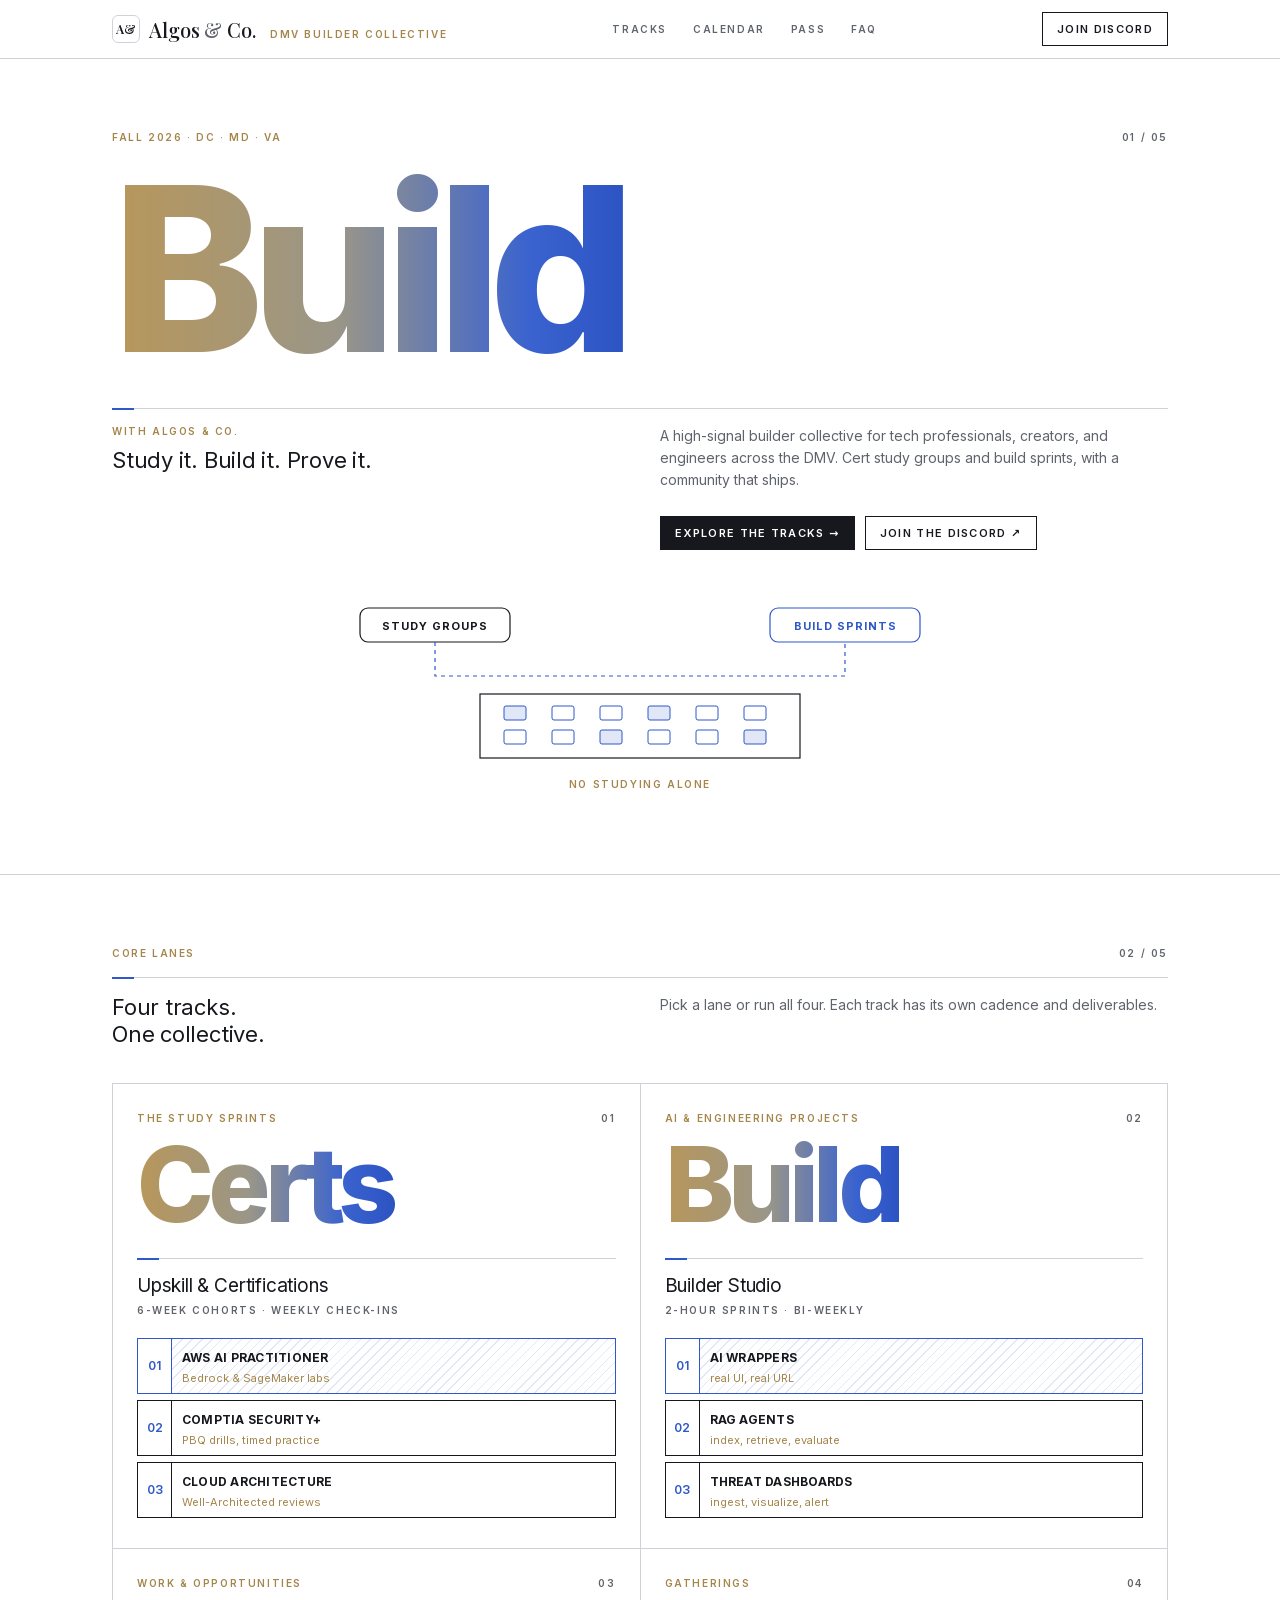
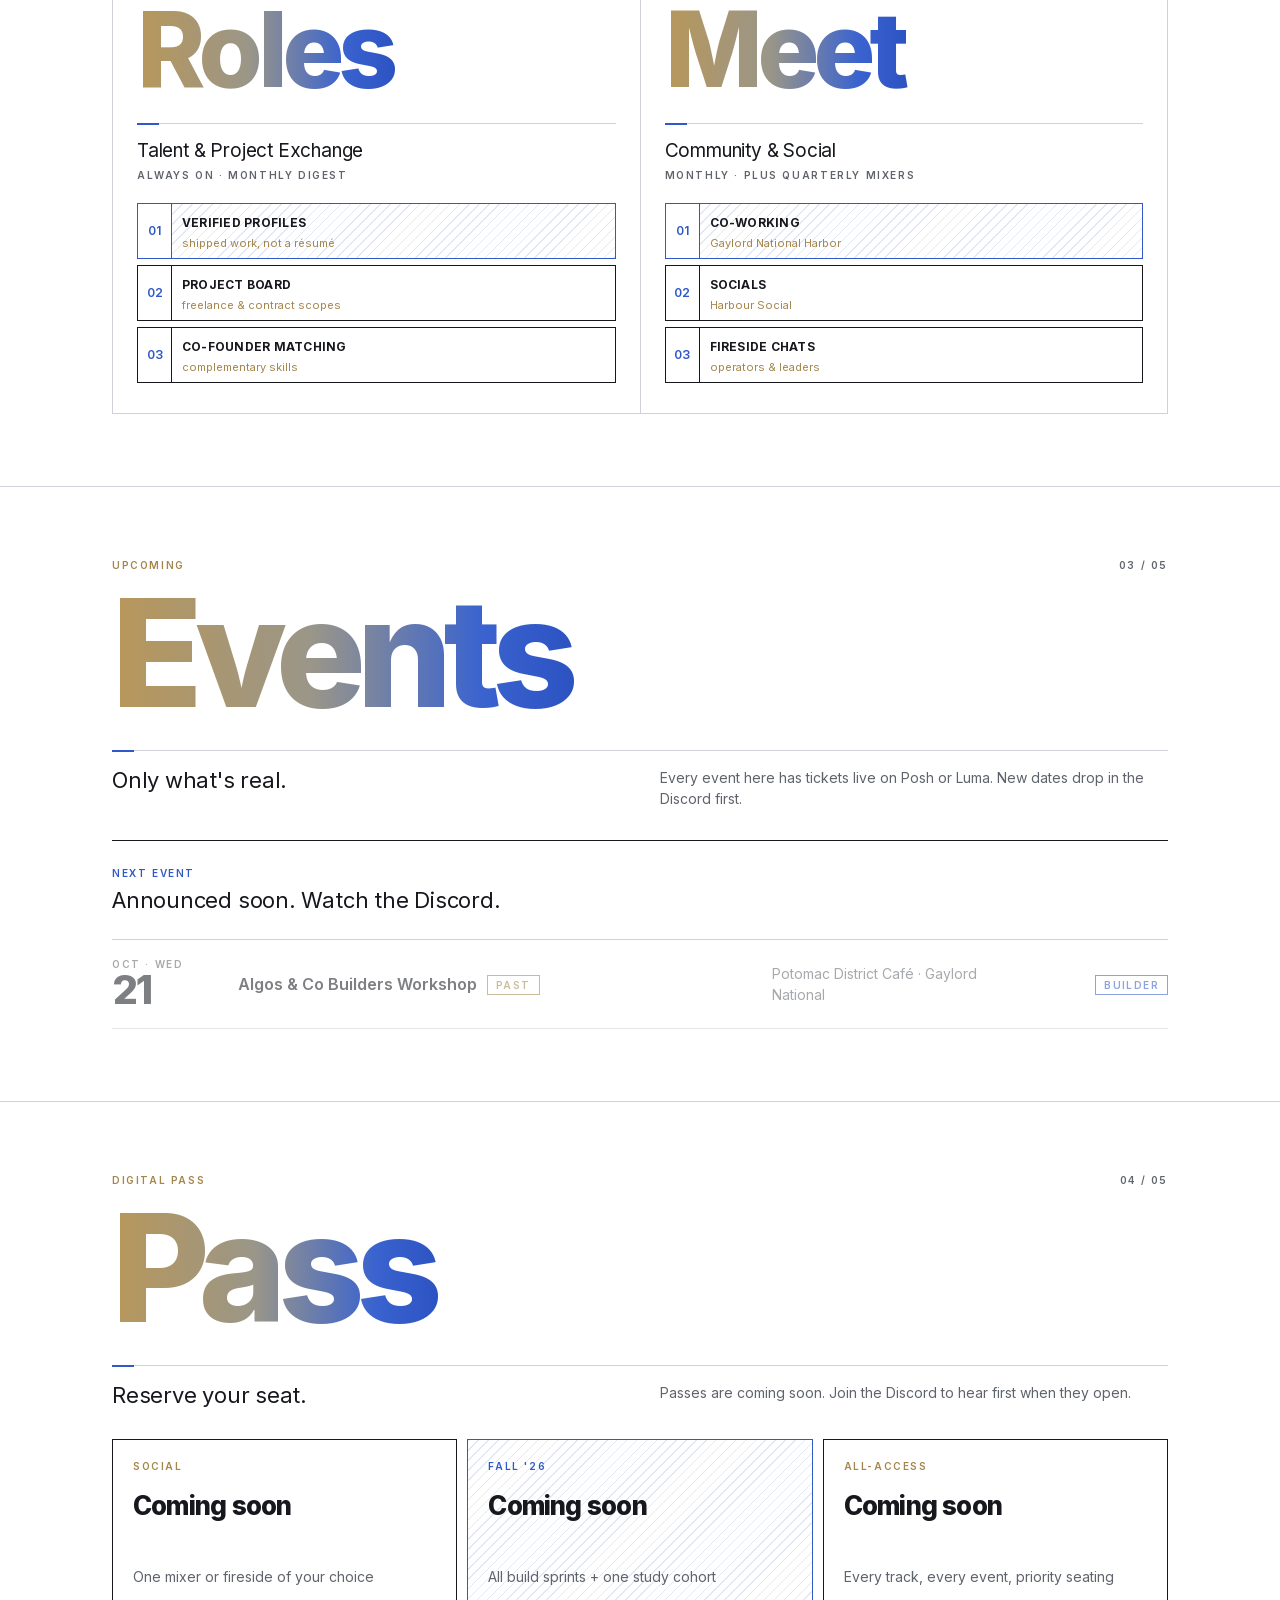
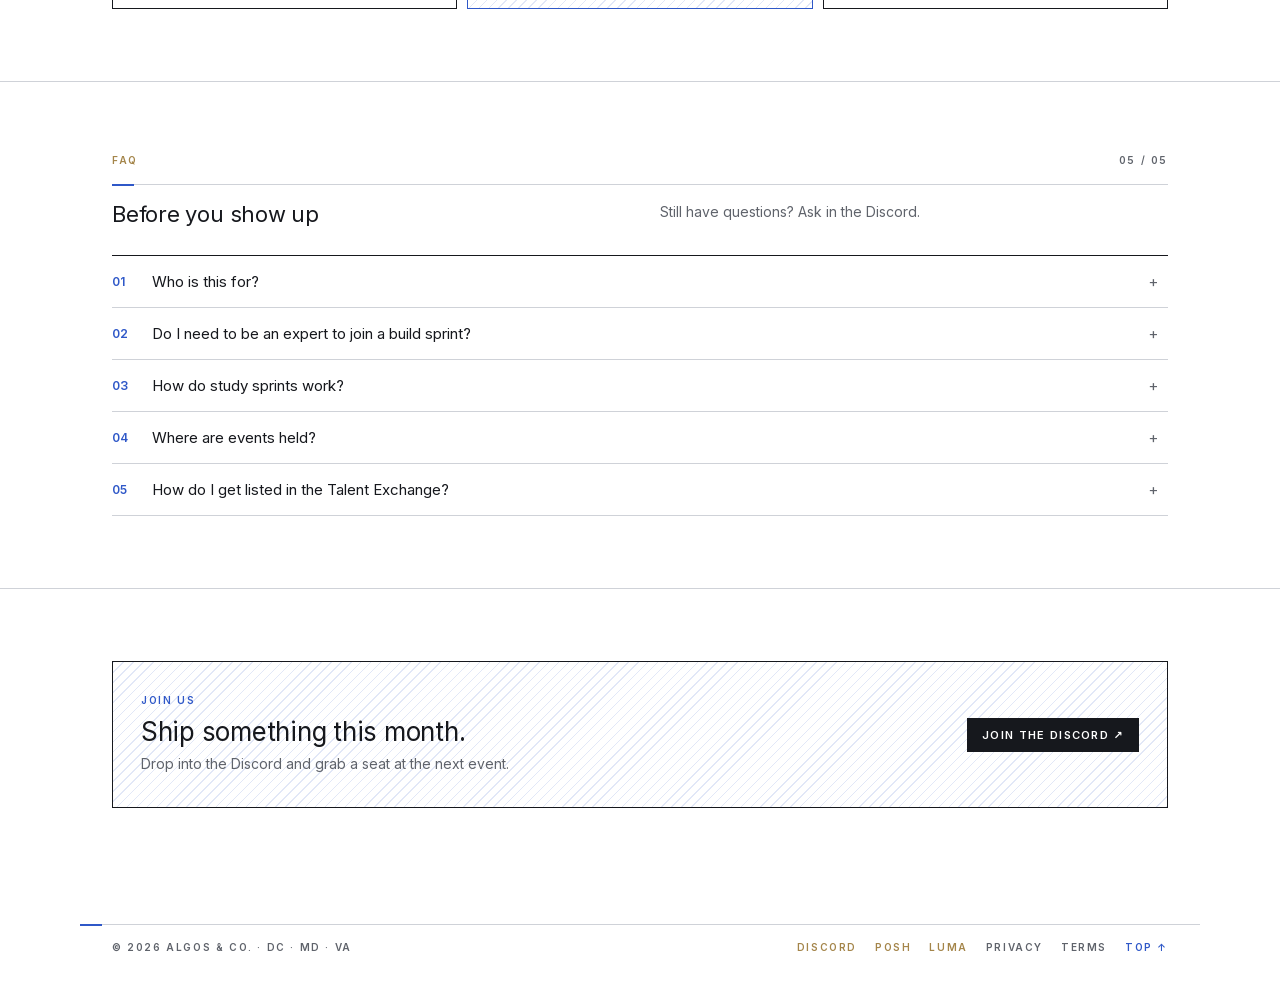
<file: index.html>
<!DOCTYPE html>
<html lang="en">
<head>
  <meta charset="UTF-8" />
  <meta name="viewport" content="width=device-width, initial-scale=1.0" />
  <meta http-equiv="Content-Security-Policy" content="default-src 'self'; script-src 'self'; style-src 'self' 'unsafe-inline'; img-src 'self' data:; font-src 'self'; connect-src 'none'; object-src 'none'; base-uri 'self'; form-action 'none'; upgrade-insecure-requests" />
  <meta name="referrer" content="strict-origin-when-cross-origin" />
  <title>Algos &amp; Co. — DMV Builder Collective</title>
  <meta name="description" content="A high-signal builder collective for tech professionals, creators, and engineers in the DMV. Study it. Build it. Prove it." />
  <meta property="og:title" content="Algos & Co. — DMV Builder Collective" />
  <meta property="og:description" content="Cert study groups and build sprints, with a community that ships." />
  <meta name="theme-color" content="#ffffff" media="(prefers-color-scheme: light)" />
  <meta name="theme-color" content="#0c0e13" media="(prefers-color-scheme: dark)" />
  <link rel="icon" href="data:image/svg+xml,<svg xmlns='http://www.w3.org/2000/svg' viewBox='0 0 32 32'><rect width='32' height='32' rx='6' fill='%230e0e10'/><text x='50%' y='58%' text-anchor='middle' font-family='monospace' font-size='16' font-weight='700' fill='%23c9a875'>A&amp;</text></svg>" />
  <link rel="preload" href="assets/fonts/inter-latin.woff2" as="font" type="font/woff2" crossorigin />
  <link rel="stylesheet" href="assets/site.css?v=20261107a" />
</head>
<body>

<header>
  <div class="wrap nav">
    <div class="left">
      <a href="#top" class="logo" aria-label="Algos & Co. home"><span class="glyph pf" aria-hidden="true">A&amp;</span><span class="lockup"><span class="name">Algos <span class="amp">&amp;</span> Co.</span><span class="label tagline">DMV Builder Collective</span></span></a>
    </div>
    <nav class="links" aria-label="Sections">
      <a class="label muted" href="#tracks">Tracks</a>
      <a class="label muted" href="#calendar">Calendar</a>
      <a class="label muted" href="#pass">Pass</a>
      <a class="label muted" href="#faq">FAQ</a>
    </nav>
    <a class="btn" data-discord href="https://discord.gg/VAQPV9jksP" target="_blank" rel="noopener">Join Discord</a>
  </div>
</header>

<main id="top">
  <!-- HERO -->
  <section class="hero">
    <div class="wrap">
      <div class="sec-top"><span class="label">Fall 2026 · DC · MD · VA</span><span class="label muted">01 / 05</span></div>
      <h1 class="giant">Build</h1>
      <div class="rule split">
        <div>
          <p class="label">With Algos &amp; Co.</p>
          <p class="h" style="margin-top:10px">Study it. Build it. Prove it.</p>
        </div>
        <div>
          <p class="p">A high-signal builder collective for tech professionals, creators, and engineers across the DMV. Cert study groups and build sprints, with a community that ships.</p>
          <div class="cta">
            <a class="btn solid" href="#tracks">Explore the tracks →</a>
            <a class="btn" id="heroCta" href="https://discord.gg/VAQPV9jksP" target="_blank" rel="noopener">Join the Discord ↗</a>
          </div>
        </div>
      </div>

      <svg class="hero-diagram" viewBox="0 0 1056 200" width="100%" role="img" aria-label="Study groups and build sprints feed one community">
        <g fill="none" stroke-width="1.2">
          <rect x="248" y="10" width="150" height="34" rx="8" style="stroke:var(--text)"/>
          <rect x="658" y="10" width="150" height="34" rx="8" style="stroke:var(--blue)"/>
          <path d="M323 44 V78 H733 V44" stroke-dasharray="4 4" style="stroke:var(--blue)"/>
          <rect x="368" y="96" width="320" height="64" style="stroke:var(--text)"/>
        </g>
        <text x="323" y="32" text-anchor="middle" font-size="11" font-weight="700" letter-spacing="1" style="fill:var(--text)">STUDY GROUPS</text>
        <text x="733" y="32" text-anchor="middle" font-size="11" font-weight="700" letter-spacing="1" style="fill:var(--blue)">BUILD SPRINTS</text>
        <g id="seats"></g>
        <text x="528" y="190" text-anchor="middle" font-size="10" font-weight="600" letter-spacing="1.6" style="fill:var(--gold)">NO STUDYING ALONE</text>
      </svg>
    </div>
  </section>

  <!-- TRACKS -->
  <section id="tracks">
    <div class="wrap">
      <div class="sec-top"><span class="label">Core lanes</span><span class="label muted">02 / 05</span></div>
      <div class="rule split">
        <p class="h">Four tracks.<br>One collective.</p>
        <p class="p">Pick a lane or run all four. Each track has its own cadence and deliverables.</p>
      </div>
      <div class="tracks" id="trackGrid"></div>
    </div>
  </section>

  <!-- CALENDAR -->
  <section id="calendar">
    <div class="wrap">
      <div class="sec-top"><span class="label">Upcoming</span><span class="label muted">03 / 05</span></div>
      <h2 class="giant" style="font-size:clamp(64px,12vw,150px);margin-top:14px">Events</h2>
      <div class="rule split">
        <p class="h">Only what's real.</p>
        <p class="p">Every event here has tickets live on Posh or Luma. New dates drop in the Discord first.</p>
      </div>
      <div class="events" id="eventList"></div>
    </div>
  </section>

  <!-- PASS -->
  <section id="pass">
    <div class="wrap">
      <div class="sec-top"><span class="label">Digital pass</span><span class="label muted">04 / 05</span></div>
      <h2 class="giant" style="font-size:clamp(64px,12vw,150px);margin-top:14px">Pass</h2>
      <div class="rule split">
        <p class="h">Reserve your seat.</p>
        <p class="p">Passes are coming soon. Join the Discord to hear first when they open.</p>
      </div>
      <div class="tiers">
        <div class="box tier"><div><p class="label">Social</p><p class="soon">Coming soon</p></div><p class="p">One mixer or fireside of your choice</p></div>
        <div class="box tier on hatch"><div><p class="label blue">Fall '26</p><p class="soon">Coming soon</p></div><p class="p">All build sprints + one study cohort</p></div>
        <div class="box tier"><div><p class="label">All-Access</p><p class="soon">Coming soon</p></div><p class="p">Every track, every event, priority seating</p></div>
      </div>
    </div>
  </section>

  <!-- FAQ -->
  <section id="faq">
    <div class="wrap">
      <div class="sec-top"><span class="label">FAQ</span><span class="label muted">05 / 05</span></div>
      <div class="rule split" style="margin-bottom:28px">
        <p class="h">Before you show up</p>
        <p class="p">Still have questions? Ask in the Discord.</p>
      </div>
      <div id="faqList"></div>
    </div>
  </section>

  <!-- JOIN -->
  <section style="border-bottom:0">
    <div class="wrap">
      <div class="box hatch join">
        <div>
          <p class="label blue">Join us</p>
          <p class="h">Ship something this month.</p>
          <p class="p" style="margin-top:6px">Drop into the Discord and grab a seat at the next event.</p>
        </div>
        <a class="btn solid" data-discord href="https://discord.gg/VAQPV9jksP" target="_blank" rel="noopener">Join the Discord ↗</a>
      </div>
    </div>
  </section>
</main>

<footer>
  <div class="wrap foot rule">
    <span class="label muted">© <span id="year">2026</span> Algos &amp; Co. · DC · MD · VA</span>
    <nav aria-label="Footer">
      <a class="label" data-discord href="https://discord.gg/VAQPV9jksP" target="_blank" rel="noopener">Discord</a>
      <a class="label" href="https://posh.vip/e/algos-co-builders-workshop" target="_blank" rel="noopener">Posh</a>
      <a class="label" data-luma href="https://luma.com/1qxb9px8" target="_blank" rel="noopener">Luma</a>
      <a class="label muted" href="privacy.html">Privacy</a>
      <a class="label muted" href="terms.html">Terms</a>
      <a class="label blue" href="#top">Top ↑</a>
    </nav>
  </div>
</footer>

<script src="assets/site.js?v=20261107a"></script>
</body>
</html>
</file>
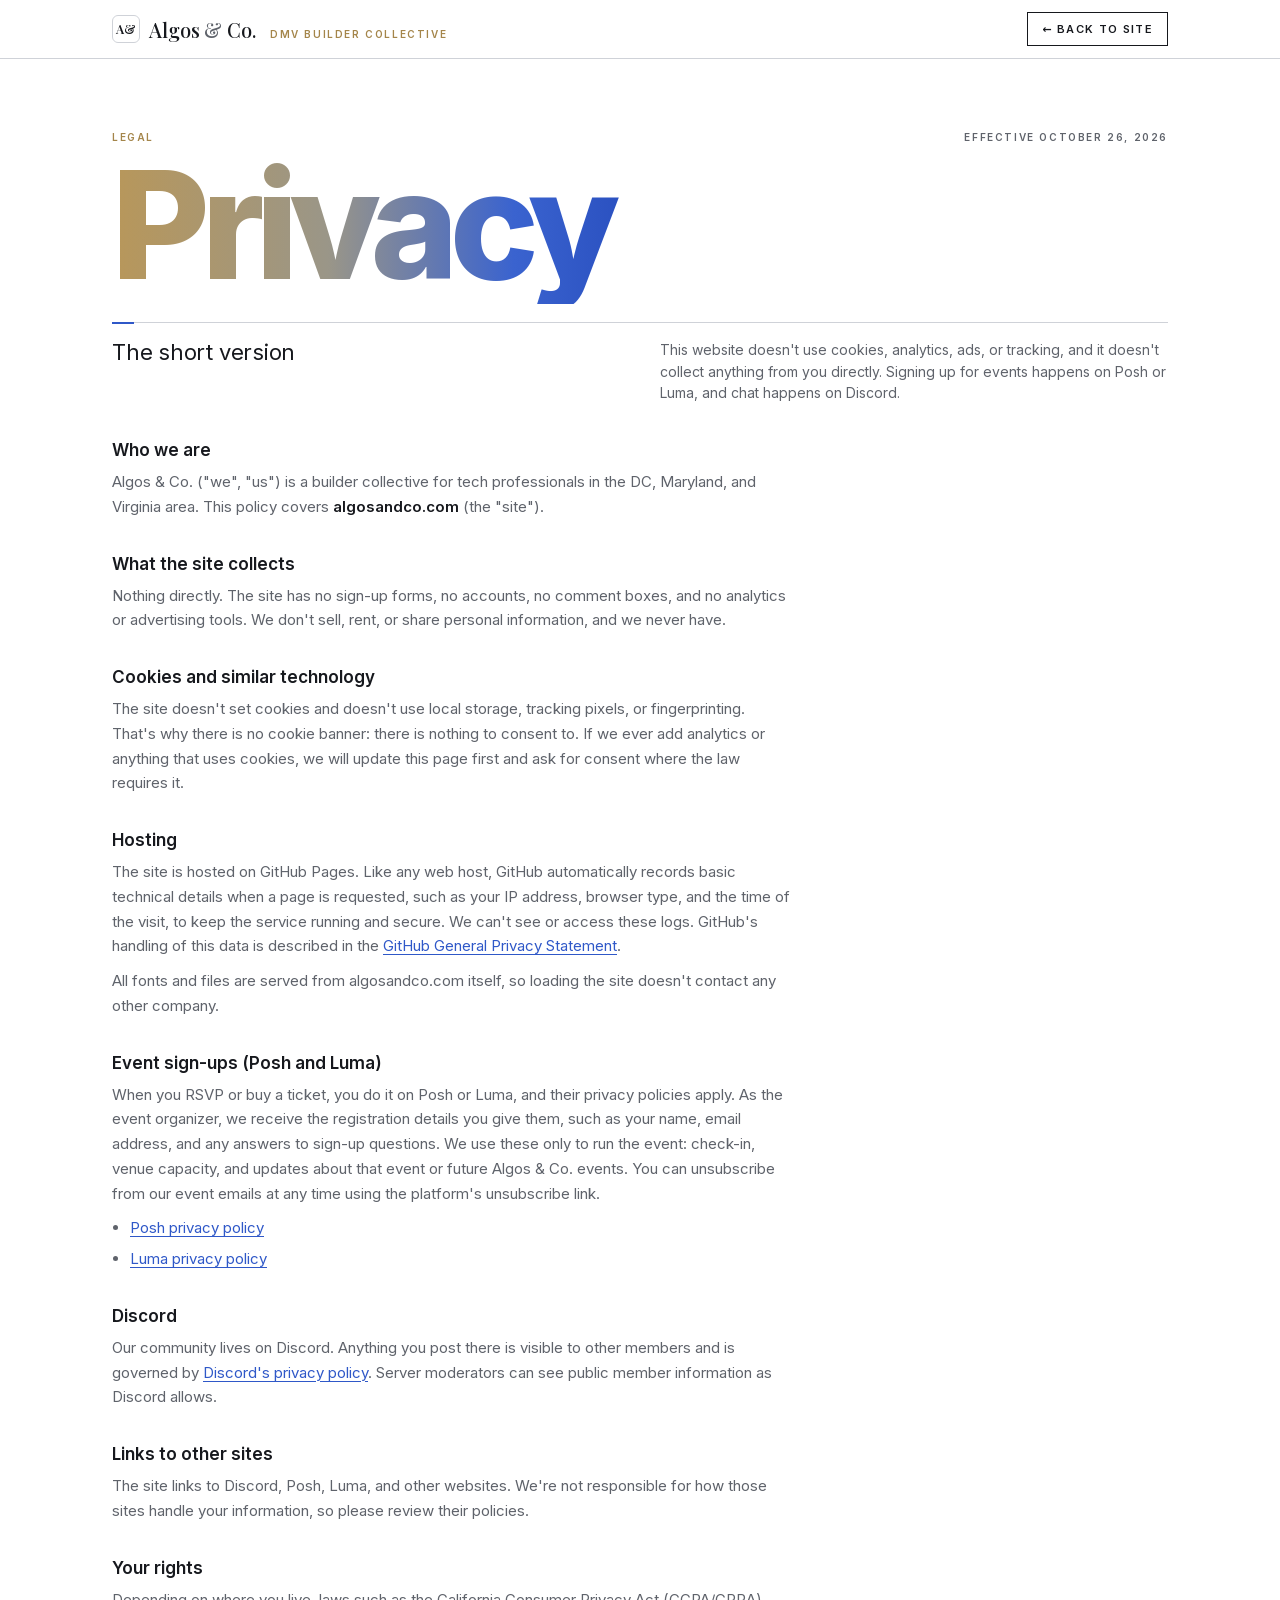
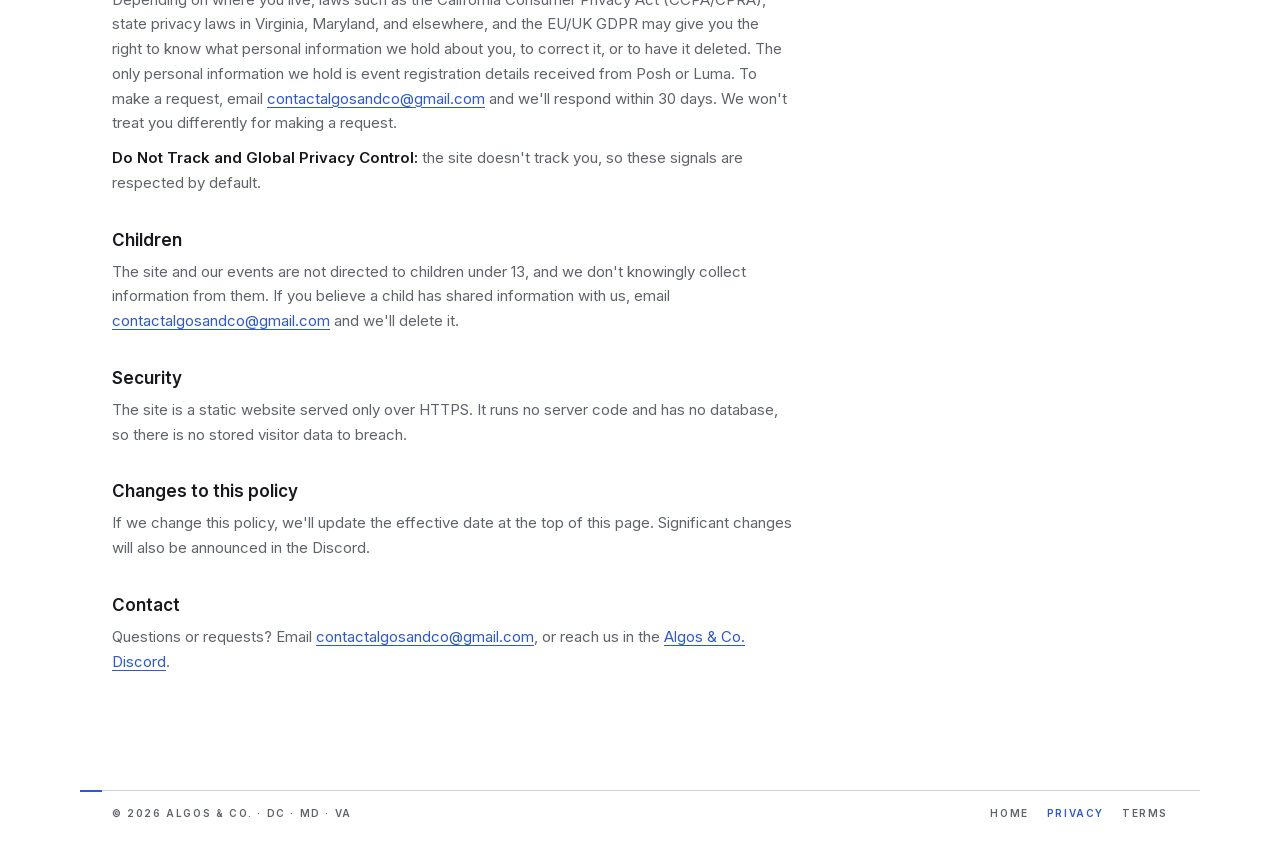
<file: privacy.html>
<!DOCTYPE html>
<html lang="en">
<head>
  <meta charset="UTF-8" />
  <meta name="viewport" content="width=device-width, initial-scale=1.0" />
  <meta http-equiv="Content-Security-Policy" content="default-src 'self'; script-src 'self'; style-src 'self' 'unsafe-inline'; img-src 'self' data:; font-src 'self'; connect-src 'none'; object-src 'none'; base-uri 'self'; form-action 'none'; upgrade-insecure-requests" />
  <meta name="referrer" content="strict-origin-when-cross-origin" />
  <title>Privacy Policy — Algos &amp; Co.</title>
  <meta name="description" content="How Algos & Co. handles privacy, cookies, and data." />
  <meta name="theme-color" content="#ffffff" media="(prefers-color-scheme: light)" />
  <meta name="theme-color" content="#0c0e13" media="(prefers-color-scheme: dark)" />
  <link rel="icon" href="data:image/svg+xml,<svg xmlns='http://www.w3.org/2000/svg' viewBox='0 0 32 32'><rect width='32' height='32' rx='6' fill='%230e0e10'/><text x='50%' y='58%' text-anchor='middle' font-family='monospace' font-size='16' font-weight='700' fill='%23c9a875'>A&amp;</text></svg>" />
  <link rel="stylesheet" href="assets/site.css?v=20261107a" />
</head>
<body>

<header>
  <div class="wrap nav">
    <div class="left">
      <a href="./" class="logo" aria-label="Algos & Co. home"><span class="glyph pf" aria-hidden="true">A&amp;</span><span class="lockup"><span class="name">Algos <span class="amp">&amp;</span> Co.</span><span class="label tagline">DMV Builder Collective</span></span></a>
    </div>
    <a class="btn" href="./">← Back to site</a>
  </div>
</header>

<main class="legal">
  <section style="border-bottom:0">
    <div class="wrap">
      <div class="sec-top"><span class="label">Legal</span><span class="label muted">Effective October 26, 2026</span></div>
      <h1 class="giant">Privacy</h1>
      <div class="rule split">
        <p class="h">The short version</p>
        <p class="p">This website doesn't use cookies, analytics, ads, or tracking, and it doesn't collect anything from you directly. Signing up for events happens on Posh or Luma, and chat happens on Discord.</p>
      </div>

      <div class="prose">
        <h2>Who we are</h2>
        <p>Algos &amp; Co. ("we", "us") is a builder collective for tech professionals in the DC, Maryland, and Virginia area. This policy covers <strong>algosandco.com</strong> (the "site").</p>

        <h2>What the site collects</h2>
        <p>Nothing directly. The site has no sign-up forms, no accounts, no comment boxes, and no analytics or advertising tools. We don't sell, rent, or share personal information, and we never have.</p>

        <h2>Cookies and similar technology</h2>
        <p>The site doesn't set cookies and doesn't use local storage, tracking pixels, or fingerprinting. That's why there is no cookie banner: there is nothing to consent to. If we ever add analytics or anything that uses cookies, we will update this page first and ask for consent where the law requires it.</p>

        <h2>Hosting</h2>
        <p>The site is hosted on GitHub Pages. Like any web host, GitHub automatically records basic technical details when a page is requested, such as your IP address, browser type, and the time of the visit, to keep the service running and secure. We can't see or access these logs. GitHub's handling of this data is described in the <a href="https://docs.github.com/en/site-policy/privacy-policies/github-general-privacy-statement" target="_blank" rel="noopener">GitHub General Privacy Statement</a>.</p>
        <p>All fonts and files are served from algosandco.com itself, so loading the site doesn't contact any other company.</p>

        <h2>Event sign-ups (Posh and Luma)</h2>
        <p>When you RSVP or buy a ticket, you do it on Posh or Luma, and their privacy policies apply. As the event organizer, we receive the registration details you give them, such as your name, email address, and any answers to sign-up questions. We use these only to run the event: check-in, venue capacity, and updates about that event or future Algos &amp; Co. events. You can unsubscribe from our event emails at any time using the platform's unsubscribe link.</p>
        <ul>
          <li><a href="https://posh.vip/privacy" target="_blank" rel="noopener">Posh privacy policy</a></li>
          <li><a href="https://luma.com/privacy-policy" target="_blank" rel="noopener">Luma privacy policy</a></li>
        </ul>

        <h2>Discord</h2>
        <p>Our community lives on Discord. Anything you post there is visible to other members and is governed by <a href="https://discord.com/privacy" target="_blank" rel="noopener">Discord's privacy policy</a>. Server moderators can see public member information as Discord allows.</p>

        <h2>Links to other sites</h2>
        <p>The site links to Discord, Posh, Luma, and other websites. We're not responsible for how those sites handle your information, so please review their policies.</p>

        <h2>Your rights</h2>
        <p>Depending on where you live, laws such as the California Consumer Privacy Act (CCPA/CPRA), state privacy laws in Virginia, Maryland, and elsewhere, and the EU/UK GDPR may give you the right to know what personal information we hold about you, to correct it, or to have it deleted. The only personal information we hold is event registration details received from Posh or Luma. To make a request, email <a href="mailto:contactalgosandco@gmail.com">contactalgosandco@gmail.com</a> and we'll respond within 30 days. We won't treat you differently for making a request.</p>
        <p><strong>Do Not Track and Global Privacy Control:</strong> the site doesn't track you, so these signals are respected by default.</p>

        <h2>Children</h2>
        <p>The site and our events are not directed to children under 13, and we don't knowingly collect information from them. If you believe a child has shared information with us, email <a href="mailto:contactalgosandco@gmail.com">contactalgosandco@gmail.com</a> and we'll delete it.</p>

        <h2>Security</h2>
        <p>The site is a static website served only over HTTPS. It runs no server code and has no database, so there is no stored visitor data to breach.</p>

        <h2>Changes to this policy</h2>
        <p>If we change this policy, we'll update the effective date at the top of this page. Significant changes will also be announced in the Discord.</p>

        <h2>Contact</h2>
        <p>Questions or requests? Email <a href="mailto:contactalgosandco@gmail.com">contactalgosandco@gmail.com</a>, or reach us in the <a href="https://discord.gg/VAQPV9jksP" target="_blank" rel="noopener">Algos &amp; Co. Discord</a>.</p>
      </div>
    </div>
  </section>
</main>

<footer>
  <div class="wrap foot rule">
    <span class="label muted">© 2026 Algos &amp; Co. · DC · MD · VA</span>
    <nav aria-label="Footer">
      <a class="label muted" href="./">Home</a>
      <a class="label blue" href="privacy.html">Privacy</a>
      <a class="label muted" href="terms.html">Terms</a>
    </nav>
  </div>
</footer>
</body>
</html>
</file>
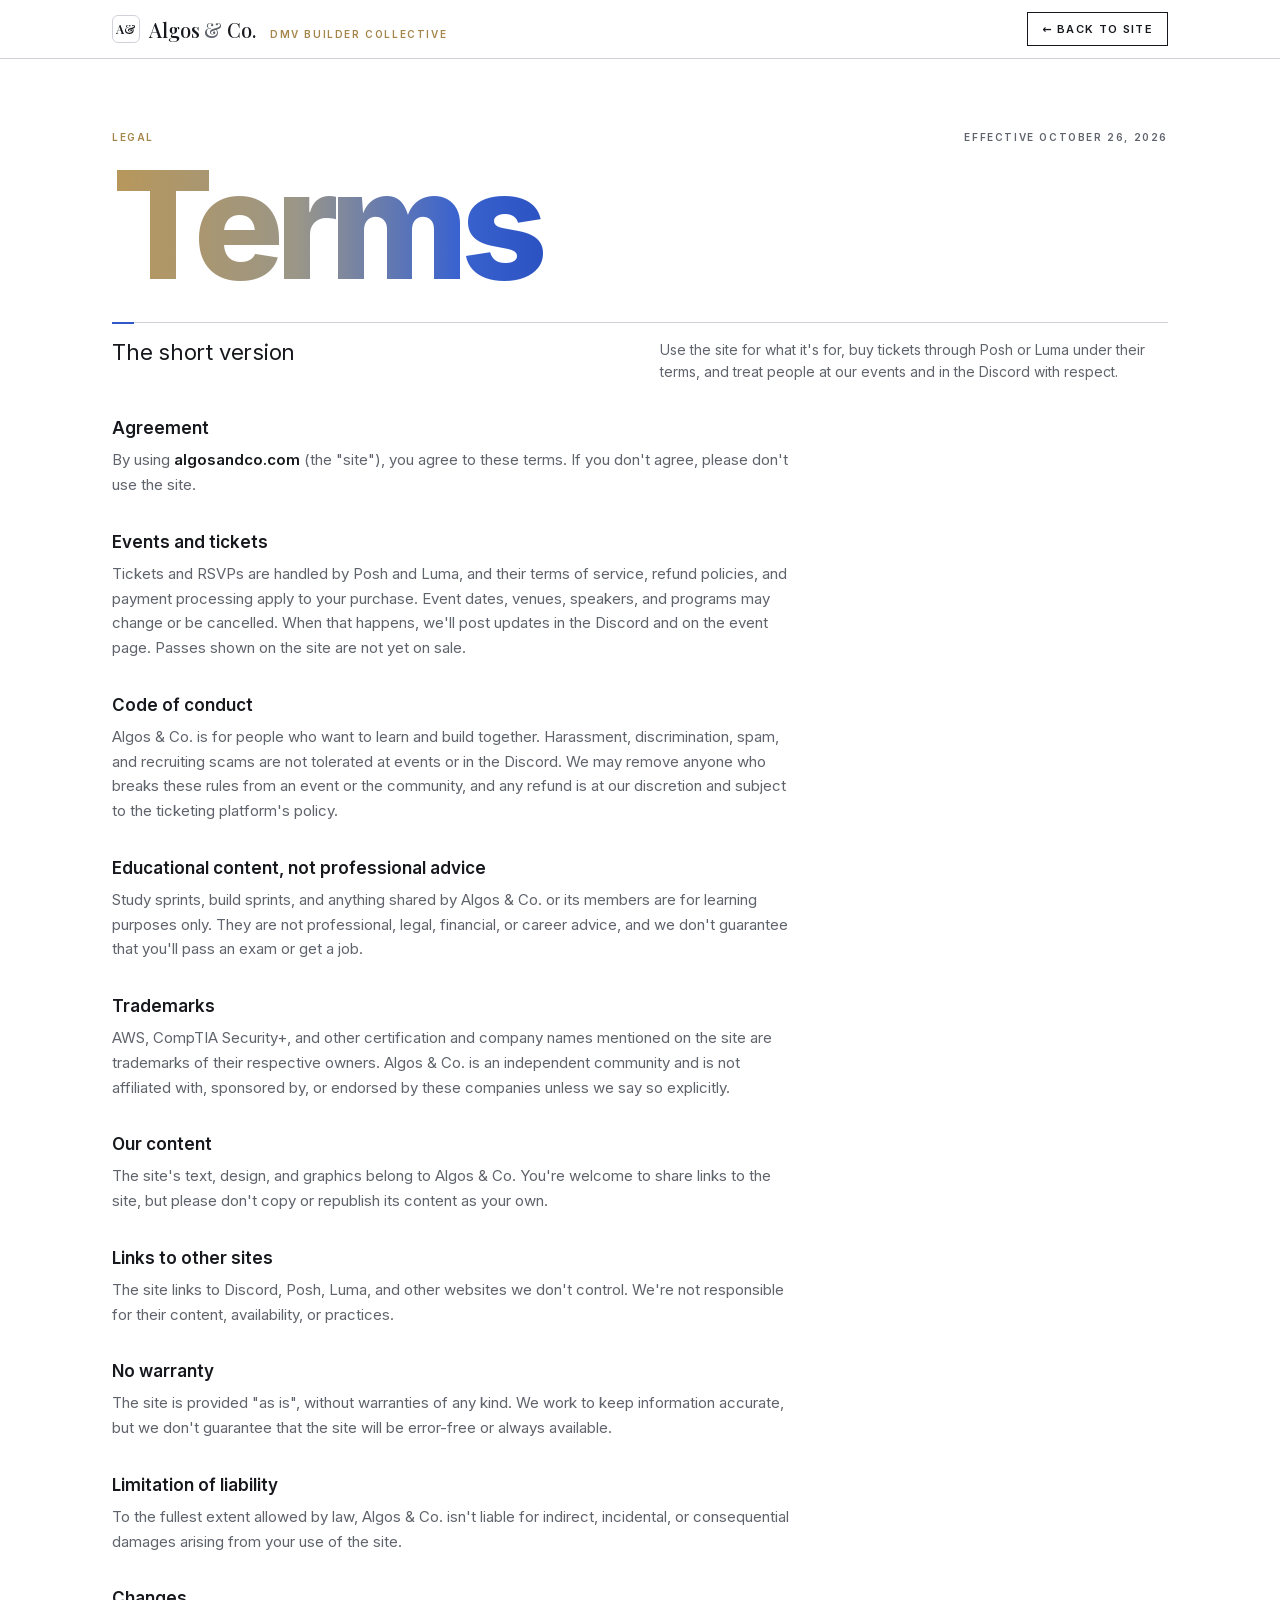
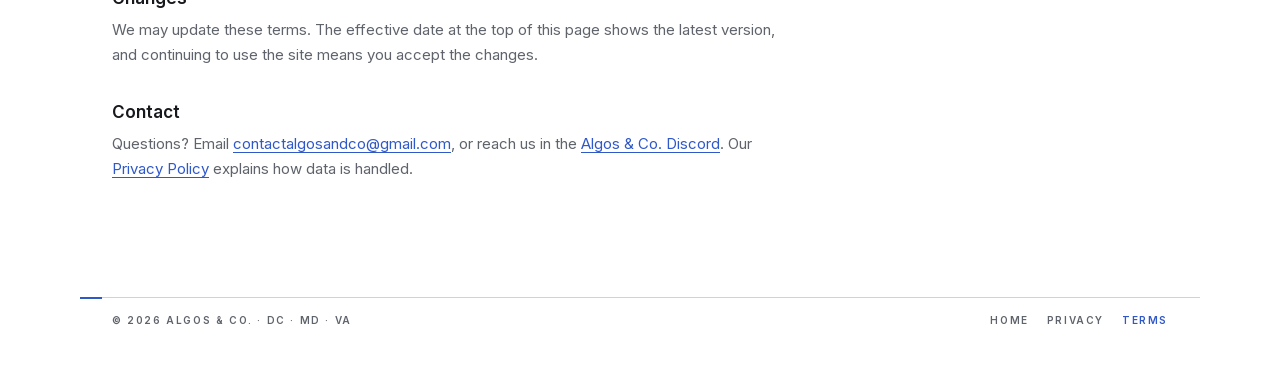
<file: terms.html>
<!DOCTYPE html>
<html lang="en">
<head>
  <meta charset="UTF-8" />
  <meta name="viewport" content="width=device-width, initial-scale=1.0" />
  <meta http-equiv="Content-Security-Policy" content="default-src 'self'; script-src 'self'; style-src 'self' 'unsafe-inline'; img-src 'self' data:; font-src 'self'; connect-src 'none'; object-src 'none'; base-uri 'self'; form-action 'none'; upgrade-insecure-requests" />
  <meta name="referrer" content="strict-origin-when-cross-origin" />
  <title>Terms of Use — Algos &amp; Co.</title>
  <meta name="description" content="Terms for using the Algos & Co. website and attending events." />
  <meta name="theme-color" content="#ffffff" media="(prefers-color-scheme: light)" />
  <meta name="theme-color" content="#0c0e13" media="(prefers-color-scheme: dark)" />
  <link rel="icon" href="data:image/svg+xml,<svg xmlns='http://www.w3.org/2000/svg' viewBox='0 0 32 32'><rect width='32' height='32' rx='6' fill='%230e0e10'/><text x='50%' y='58%' text-anchor='middle' font-family='monospace' font-size='16' font-weight='700' fill='%23c9a875'>A&amp;</text></svg>" />
  <link rel="stylesheet" href="assets/site.css?v=20261107a" />
</head>
<body>

<header>
  <div class="wrap nav">
    <div class="left">
      <a href="./" class="logo" aria-label="Algos & Co. home"><span class="glyph pf" aria-hidden="true">A&amp;</span><span class="lockup"><span class="name">Algos <span class="amp">&amp;</span> Co.</span><span class="label tagline">DMV Builder Collective</span></span></a>
    </div>
    <a class="btn" href="./">← Back to site</a>
  </div>
</header>

<main class="legal">
  <section style="border-bottom:0">
    <div class="wrap">
      <div class="sec-top"><span class="label">Legal</span><span class="label muted">Effective October 26, 2026</span></div>
      <h1 class="giant">Terms</h1>
      <div class="rule split">
        <p class="h">The short version</p>
        <p class="p">Use the site for what it's for, buy tickets through Posh or Luma under their terms, and treat people at our events and in the Discord with respect.</p>
      </div>

      <div class="prose">
        <h2>Agreement</h2>
        <p>By using <strong>algosandco.com</strong> (the "site"), you agree to these terms. If you don't agree, please don't use the site.</p>

        <h2>Events and tickets</h2>
        <p>Tickets and RSVPs are handled by Posh and Luma, and their terms of service, refund policies, and payment processing apply to your purchase. Event dates, venues, speakers, and programs may change or be cancelled. When that happens, we'll post updates in the Discord and on the event page. Passes shown on the site are not yet on sale.</p>

        <h2>Code of conduct</h2>
        <p>Algos &amp; Co. is for people who want to learn and build together. Harassment, discrimination, spam, and recruiting scams are not tolerated at events or in the Discord. We may remove anyone who breaks these rules from an event or the community, and any refund is at our discretion and subject to the ticketing platform's policy.</p>

        <h2>Educational content, not professional advice</h2>
        <p>Study sprints, build sprints, and anything shared by Algos &amp; Co. or its members are for learning purposes only. They are not professional, legal, financial, or career advice, and we don't guarantee that you'll pass an exam or get a job.</p>

        <h2>Trademarks</h2>
        <p>AWS, CompTIA Security+, and other certification and company names mentioned on the site are trademarks of their respective owners. Algos &amp; Co. is an independent community and is not affiliated with, sponsored by, or endorsed by these companies unless we say so explicitly.</p>

        <h2>Our content</h2>
        <p>The site's text, design, and graphics belong to Algos &amp; Co. You're welcome to share links to the site, but please don't copy or republish its content as your own.</p>

        <h2>Links to other sites</h2>
        <p>The site links to Discord, Posh, Luma, and other websites we don't control. We're not responsible for their content, availability, or practices.</p>

        <h2>No warranty</h2>
        <p>The site is provided "as is", without warranties of any kind. We work to keep information accurate, but we don't guarantee that the site will be error-free or always available.</p>

        <h2>Limitation of liability</h2>
        <p>To the fullest extent allowed by law, Algos &amp; Co. isn't liable for indirect, incidental, or consequential damages arising from your use of the site.</p>

        <h2>Changes</h2>
        <p>We may update these terms. The effective date at the top of this page shows the latest version, and continuing to use the site means you accept the changes.</p>

        <h2>Contact</h2>
        <p>Questions? Email <a href="mailto:contactalgosandco@gmail.com">contactalgosandco@gmail.com</a>, or reach us in the <a href="https://discord.gg/VAQPV9jksP" target="_blank" rel="noopener">Algos &amp; Co. Discord</a>. Our <a href="privacy.html">Privacy Policy</a> explains how data is handled.</p>
      </div>
    </div>
  </section>
</main>

<footer>
  <div class="wrap foot rule">
    <span class="label muted">© 2026 Algos &amp; Co. · DC · MD · VA</span>
    <nav aria-label="Footer">
      <a class="label muted" href="./">Home</a>
      <a class="label muted" href="privacy.html">Privacy</a>
      <a class="label blue" href="terms.html">Terms</a>
    </nav>
  </div>
</footer>
</body>
</html>
</file>
<file: assets/site.css>
/* Algos & Co. — shared styles for every page */

/* Inter is self-hosted (SIL Open Font License, see fonts/OFL-Inter.txt and fonts/OFL-Playfair.txt) so visitors' browsers never call Google */
@font-face {
  font-family: 'Inter';
  font-style: normal;
  font-weight: 400 800;
  font-display: swap;
  src: url('fonts/inter-latin.woff2') format('woff2');
}
@font-face {
  font-family: 'Playfair Display';
  font-style: normal;
  font-weight: 400 700;
  font-display: swap;
  src: url('fonts/playfair-latin.woff2') format('woff2');
}

/* Light (paper) — default; dark follows the device setting */
:root {
  --bg: #ffffff; --text: #16181d; --muted: #5f636b; --line: #cfd2d8;
  --gold: #a4854a; --blue: #2f58c8; --hatch: rgba(47,88,200,.14); --box: #ffffff;
  --grad: linear-gradient(90deg, #b8975a 0%, #9a9688 42%, #3a63cf 78%, #2a50c0 100%);
  color-scheme: light;
}
@media (prefers-color-scheme: dark) {
  :root { --bg: #0c0e13; --text: #ecebe6; --muted: #9a9ea8; --line: #2c3039;
    --gold: #c9a875; --blue: #6f93ff; --hatch: rgba(111,147,255,.16); --box: #11141b;
    color-scheme: dark; }
}

* { box-sizing: border-box; margin: 0; padding: 0; }
html { scroll-behavior: smooth; }
body { background: var(--bg); color: var(--text); font-family: Inter, -apple-system, system-ui, sans-serif; -webkit-font-smoothing: antialiased; }
a { color: inherit; text-decoration: none; }
.wrap { max-width: 1120px; margin: 0 auto; padding: 0 16px; }
@media (min-width: 640px) { .wrap { padding: 0 32px; } }

/* logo — same mark as the original site */
.logo { display: inline-flex; align-items: center; gap: 9px; font-family: "Playfair Display", Georgia, serif; font-size: 20px; font-weight: 500; letter-spacing: -.005em; }
.logo .glyph { display: grid; place-items: center; width: 28px; height: 28px; border: 1px solid var(--line); border-radius: 6px; font-family: "JetBrains Mono", "SF Mono", Menlo, Consolas, monospace; font-size: 11px; font-weight: 500; }
.logo .amp { color: var(--muted); }

/* type */
.label { font-size: 10px; font-weight: 600; letter-spacing: .16em; text-transform: uppercase; color: var(--gold); }
.label.blue { color: var(--blue); }
.label.muted { color: var(--muted); }
/* padding-right keeps the last letter's overhang (the "s" in Certs) inside the gradient box */
.giant { display: block; width: fit-content; padding: 0 .1em .08em 0; font-weight: 800; letter-spacing: -.055em; line-height: .9; background: var(--grad); -webkit-background-clip: text; background-clip: text; color: transparent; }
.h { font-size: 22px; line-height: 1.2; font-weight: 400; letter-spacing: -.01em; }
.p { font-size: 14px; line-height: 1.55; color: var(--muted); }

/* rule with short blue accent */
.rule { position: relative; border-top: 1px solid var(--line); margin-top: 18px; padding-top: 16px; }
.rule::before { content: ""; position: absolute; left: 0; top: -1px; width: 22px; height: 2px; background: var(--blue); }

/* header */
header { position: sticky; top: 0; z-index: 10; background: color-mix(in srgb, var(--bg) 88%, transparent); backdrop-filter: blur(10px); -webkit-backdrop-filter: blur(10px); border-bottom: 1px solid var(--line); }
.nav { display: flex; align-items: center; justify-content: space-between; height: 58px; gap: 12px; }
.nav .left { display: flex; align-items: center; gap: 14px; }
.nav .tagline { display: none; }
@media (min-width: 640px) { .nav .tagline { display: inline; } }
.nav .links { display: none; gap: 26px; }
.nav .links a:hover { color: var(--blue); }
@media (min-width: 900px) { .nav .links { display: flex; } }
.btn { display: inline-flex; align-items: center; gap: 8px; border: 1px solid var(--text); padding: 9px 14px; font-size: 11px; font-weight: 600; letter-spacing: .12em; text-transform: uppercase; background: var(--box); color: var(--text); cursor: pointer; white-space: nowrap; }
.btn:hover { border-color: var(--blue); color: var(--blue); }
.btn.solid { background: var(--text); color: var(--bg); }
.btn.solid:hover { background: var(--blue); border-color: var(--blue); color: #fff; }

/* sections */
section { padding: 72px 0; border-bottom: 1px solid var(--line); }
.sec-top { display: flex; justify-content: space-between; align-items: baseline; gap: 12px; }
.split { display: grid; gap: 16px; }
@media (min-width: 720px) { .split { grid-template-columns: 1fr 1fr; gap: 40px; } }

/* hero */
.hero .giant { font-size: clamp(84px, 19vw, 230px); margin-top: 22px; }
.hero-diagram { margin-top: 48px; }
.cta { display: flex; flex-wrap: wrap; gap: 10px; margin-top: 26px; }

/* boxes */
.box { border: 1px solid var(--text); background: var(--box); }
.hatch { background-image: repeating-linear-gradient(135deg, var(--hatch) 0 1px, transparent 1px 7px); }
svg text { font-family: Inter, sans-serif; }

/* tracks */
.tracks { display: grid; gap: 1px; background: var(--line); border: 1px solid var(--line); margin-top: 36px; }
@media (min-width: 720px) { .tracks { grid-template-columns: 1fr 1fr; } }
.track { background: var(--bg); padding: 28px 24px 30px; }
.track .giant { font-size: clamp(60px, 9vw, 104px); margin-top: 14px; }
.list { margin-top: 22px; display: grid; gap: 6px; }
.list li { position: relative; list-style: none; display: grid; grid-template-columns: 34px 1fr; border: 1px solid var(--text); background: var(--box); }
.list li:first-child { border-color: var(--blue); }
.list li:first-child .txt { background-image: repeating-linear-gradient(135deg, var(--hatch) 0 1px, transparent 1px 7px); }
.list .n { display: grid; place-items: center; border-right: 1px solid var(--text); font-size: 12px; font-weight: 600; color: var(--blue); }
.list li:first-child .n { border-color: var(--blue); }
.list .txt { padding: 7px 10px; }
.list .t { font-size: 12px; font-weight: 700; letter-spacing: .02em; text-transform: uppercase; }
.list .d { font-size: 11px; color: var(--gold); margin-top: 1px; }

/* calendar */
.events { margin-top: 30px; border-top: 1px solid var(--text); }
.ev { display: grid; grid-template-columns: 80px 1fr; gap: 16px; padding: 18px 0; border-bottom: 1px solid var(--line); align-items: center; }
.ev.past { opacity: .55; }
@media (min-width: 720px) { .ev { grid-template-columns: 110px 1fr 260px 120px; } }
.ev .day { font-weight: 800; font-size: 40px; letter-spacing: -.04em; line-height: 1; }
.ev .title { font-weight: 600; }
.ev .venue, .ev .tag { display: none; }
@media (min-width: 720px) { .ev .venue { display: block; } .ev .tag { display: block; text-align: right; } }
.pill { display: inline-block; border: 1px solid var(--blue); color: var(--blue); padding: 3px 8px; margin-left: 6px; font-size: 10px; font-weight: 600; letter-spacing: .14em; text-transform: uppercase; vertical-align: middle; }
.pill.gold { border-color: var(--gold); color: var(--gold); }
.links-inline { margin-top: 6px; display: flex; gap: 14px; }
.links-inline a { font-size: 10px; font-weight: 600; letter-spacing: .14em; text-transform: uppercase; color: var(--blue); }
.links-inline a:hover { text-decoration: underline; }
.empty { padding: 26px 0; border-bottom: 1px solid var(--line); }

/* pass */
.tiers { display: grid; gap: 10px; margin-top: 30px; }
@media (min-width: 720px) { .tiers { grid-template-columns: repeat(3, 1fr); } }
.tier { padding: 20px; min-height: 170px; display: flex; flex-direction: column; justify-content: space-between; }
.tier.on { border-color: var(--blue); }
.tier .soon { font-size: 26px; font-weight: 800; letter-spacing: -.03em; margin-top: 18px; }

/* faq */
details { border-bottom: 1px solid var(--line); padding: 16px 0; }
details:first-of-type { border-top: 1px solid var(--text); }
summary { list-style: none; cursor: pointer; display: grid; grid-template-columns: 40px 1fr 20px; font-size: 15px; }
summary::-webkit-details-marker { display: none; }
summary .n { color: var(--blue); font-weight: 600; font-size: 12px; padding-top: 2px; }
summary .plus { color: var(--muted); transition: transform .2s; }
details[open] summary .plus { transform: rotate(45deg); }
details p { margin: 10px 0 0 40px; }

/* closing call to action */
.join { display: flex; flex-direction: column; gap: 22px; padding: 32px 28px; }
@media (min-width: 720px) { .join { flex-direction: row; align-items: center; justify-content: space-between; } }
.join .h { font-size: 26px; margin-top: 10px; }

/* legal pages */
.legal .giant { font-size: clamp(64px, 12vw, 150px); margin-top: 14px; }
.prose { max-width: 68ch; margin-top: 36px; }
.prose h2 { font-size: 17px; font-weight: 600; margin: 34px 0 10px; }
.prose p, .prose li { font-size: 15px; line-height: 1.65; color: var(--muted); }
.prose p + p { margin-top: 10px; }
.prose ul { margin: 10px 0 0 18px; }
.prose li + li { margin-top: 6px; }
.prose a { color: var(--blue); text-decoration: underline; text-underline-offset: 3px; }
.prose strong { color: var(--text); font-weight: 600; }

/* footer */
footer { padding: 26px 0 40px; }
.foot { display: flex; flex-wrap: wrap; justify-content: space-between; gap: 14px; }
.foot nav { display: flex; flex-wrap: wrap; gap: 18px; }
.foot a:hover { color: var(--blue); }

:focus-visible { outline: 2px solid var(--blue); outline-offset: 2px; }
@media (prefers-reduced-motion: reduce) { * { transition: none !important; scroll-behavior: auto !important; } }

/* logo lockup: wordmark + tagline side by side on desktop, stacked on phones */
.logo .glyph.pf { font-family: "Playfair Display", Georgia, serif; font-size: 12.5px; font-weight: 600; letter-spacing: -.01em; padding-bottom: 1px; }
.lockup { display: flex; align-items: baseline; gap: 14px; }
.lockup .tagline { display: inline; font-family: Inter, -apple-system, system-ui, sans-serif; }
@media (max-width: 639px) {
  .lockup { flex-direction: column; align-items: flex-start; gap: 3px; }
  .lockup .name { line-height: 1; }
  .lockup .tagline { font-size: 8.5px; letter-spacing: .18em; }
}

/* phones: wordmark only, tagline hidden */
@media (max-width: 639px) {
  .lockup .tagline { display: none; }
  .lockup .name { line-height: inherit; }
}

/* Whole list row is tappable when the item has a link */
.list .item-link { color: inherit; text-decoration: none; }
.list .item-link::after { content: ""; position: absolute; inset: 0; }
.list li:has(.item-link):hover { border-color: var(--gold); }
</file>
